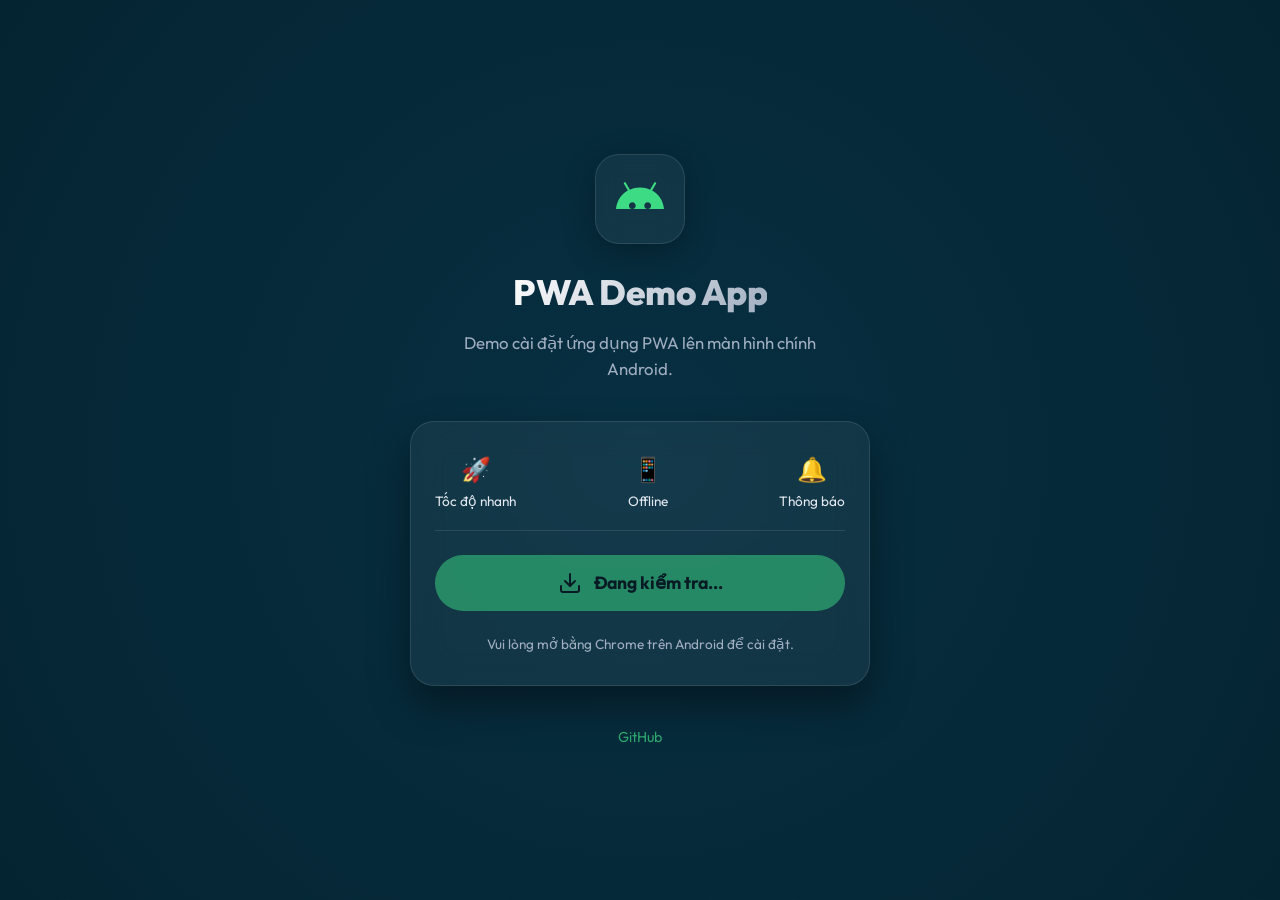
<file: index.html>
<!DOCTYPE html>
<html lang="vi">
<head>
    <meta charset="UTF-8">
    <meta name="viewport" content="width=device-width, initial-scale=1.0, maximum-scale=1.0, user-scalable=no">
    <title>PWA Demo | Tải App</title>
    
    <!-- PWA Config - chỉ cần 2 dòng này -->
    <link rel="manifest" href="/pwa/manifest.json">
    <meta name="theme-color" content="#073042">
    <link rel="apple-touch-icon" href="/icons/icon-192.png">
    
    <!-- Fonts & Styles -->
    <link rel="preconnect" href="https://fonts.googleapis.com">
    <link rel="preconnect" href="https://fonts.gstatic.com" crossorigin>
    <link href="https://fonts.googleapis.com/css2?family=Outfit:wght@300;400;600;800&display=swap" rel="stylesheet">
    <link rel="stylesheet" href="/style.css">
</head>
<body>
    <div class="glass-background"></div>
    <div class="particles" id="particles"></div>
    
    <main class="container">
        <header>
            <div class="logo">
                <svg viewBox="0 0 24 24" fill="currentColor" width="48" height="48">
                    <path d="M17.523 15.3414C17.523 16.2713 16.7692 17.0252 15.8393 17.0252C14.9095 17.0252 14.1556 16.2713 14.1556 15.3414C14.1556 14.4116 14.9095 13.6577 15.8393 13.6577C16.7692 13.6577 17.523 14.4116 17.523 15.3414ZM9.84443 15.3414C9.84443 16.2713 9.09057 17.0252 8.16071 17.0252C7.23085 17.0252 6.47699 16.2713 6.47699 15.3414C6.47699 14.4116 7.23085 13.6577 8.16071 13.6577C9.09057 13.6577 9.84443 14.4116 9.84443 15.3414ZM18.0692 7.78544L20.0249 4.39808C20.1772 4.13401 20.0863 3.79679 19.8222 3.64446C19.5582 3.49213 19.2209 3.583 19.0686 3.84707L17.0673 7.31359C15.5393 6.61483 13.8202 6.21639 12 6.21639C10.1798 6.21639 8.46071 6.61483 6.93275 7.31359L4.93142 3.84707C4.77909 3.583 4.44186 3.49213 4.1778 3.64446C3.91373 3.79679 3.82286 4.13401 3.97519 4.39808L5.93081 7.78544C2.63939 9.58864 0.366224 12.9866 0 17.0506H24C23.6338 12.9866 21.3606 9.58864 18.0692 7.78544Z" fill="#3DDC84"/>
                </svg>
            </div>
            <h1>PWA Demo App</h1>
            <p class="subtitle">Demo cài đặt ứng dụng PWA lên màn hình chính Android.</p>
        </header>

        <section class="action-card">
            <div class="features">
                <div class="feature-item">
                    <span class="icon">🚀</span>
                    <span>Tốc độ nhanh</span>
                </div>
                <div class="feature-item">
                    <span class="icon">📱</span>
                    <span>Offline</span>
                </div>
                <div class="feature-item">
                    <span class="icon">🔔</span>
                    <span>Thông báo</span>
                </div>
            </div>

            <button id="install-btn" class="download-btn" disabled>
                <svg width="24" height="24" viewBox="0 0 24 24" fill="none" stroke="currentColor" stroke-width="2" stroke-linecap="round" stroke-linejoin="round">
                    <path d="M21 15v4a2 2 0 0 1-2 2H5a2 2 0 0 1-2-2v-4"></path>
                    <polyline points="7 10 12 15 17 10"></polyline>
                    <line x1="12" y1="15" x2="12" y2="3"></line>
                </svg>
                <span id="btn-text">Đang kiểm tra...</span>
            </button>
            <p class="help-text" id="status">Vui lòng mở bằng Chrome trên Android để cài đặt.</p>
        </section>
        
        <footer>
            <a href="https://github.com/nichhanhuytech/pwademo" target="_blank">GitHub</a>
        </footer>
    </main>

    <!-- iOS Install Guide Modal -->
    <div id="ios-modal" class="ios-modal" style="display:none">
        <div class="ios-modal-content">
            <button class="ios-close" id="ios-close">&times;</button>
            <h2>📱 Cài đặt trên iPhone/iPad</h2>
            <div class="ios-steps">
                <div class="ios-step">
                    <span class="step-num">1</span>
                    <span>Bấm nút <strong>Chia sẻ</strong> <svg width="20" height="20" viewBox="0 0 24 24" fill="none" stroke="#3DDC84" stroke-width="2"><path d="M4 12v8a2 2 0 002 2h12a2 2 0 002-2v-8"/><polyline points="16 6 12 2 8 6"/><line x1="12" y1="2" x2="12" y2="15"/></svg> ở thanh dưới cùng Safari</span>
                </div>
                <div class="ios-step">
                    <span class="step-num">2</span>
                    <span>Cuộn xuống, chọn <strong>"Thêm vào MH chính"</strong> (Add to Home Screen)</span>
                </div>
                <div class="ios-step">
                    <span class="step-num">3</span>
                    <span>Bấm <strong>"Thêm"</strong> (Add) ở góc trên bên phải</span>
                </div>
            </div>
        </div>
    </div>

    <script type="module">
        import { PWAManager } from '/pwa/pwa-manager.js';

        const pwa = new PWAManager('/pwa/sw.js');
        pwa.init();

        const btn = document.getElementById('install-btn');
        const btnText = document.getElementById('btn-text');
        const status = document.getElementById('status');

        // Phát hiện nền tảng
        const isIOS = /iPad|iPhone|iPod/.test(navigator.userAgent) || 
                      (navigator.platform === 'MacIntel' && navigator.maxTouchPoints > 1);
        const isStandalone = window.matchMedia('(display-mode: standalone)').matches || 
                             window.navigator.standalone;

        if (isStandalone) {
            // Đã cài và đang mở trong app mode
            btn.disabled = true;
            btn.classList.add('installed');
            btnText.textContent = '✅ Đã Cài Đặt';
            status.textContent = 'Bạn đang sử dụng ứng dụng!';
        } else if (isIOS) {
            // iOS: tải file mobileconfig
            btn.disabled = false;
            btnText.textContent = 'Tải Ứng Dụng (iOS)';
            status.textContent = 'Bấm để tải và cài đặt lên màn hình chính iPhone/iPad';
            
            btn.addEventListener('click', () => {
                window.location.href = '/app.mobileconfig';
            });
        } else {
            // Android / Desktop Chrome / Edge: dùng beforeinstallprompt
            window.addEventListener('pwa:caninstall', () => {
                btn.disabled = false;
                btn.classList.add('ready-pulse');
                btnText.textContent = 'Tải Ứng Dụng Ngay';
                status.textContent = 'Bấm để thêm vào Màn hình chính (Add to Home Screen)';
            });

            window.addEventListener('pwa:installed', () => {
                btn.disabled = true;
                btn.classList.remove('ready-pulse');
                btn.classList.add('installed');
                btnText.textContent = '✅ Đã Cài Đặt';
                status.textContent = 'Ứng dụng đã được thêm vào màn hình chính!';
            });

            btn.addEventListener('click', () => pwa.install());
        }
        
        // Particle effect
        const particles = document.getElementById('particles');
        for (let i = 0; i < 20; i++) {
            const el = document.createElement('div');
            el.className = 'particle';
            el.style.left = Math.random() * 100 + 'vw';
            el.style.animationDuration = (Math.random() * 10 + 10) + 's';
            el.style.animationDelay = (Math.random() * 5) + 's';
            particles.appendChild(el);
        }
    </script>
</body>
</html>
</file>
<file: style.css>
:root {
    --primary: #3DDC84;       /* Android Green */
    --primary-dark: #2da160;
    --bg-dark: #073042;       /* Android Dark Blue */
    --bg-darker: #041f2b;
    --text-light: #ffffff;
    --text-muted: #a0aec0;
    --glass-bg: rgba(255, 255, 255, 0.05);
    --glass-border: rgba(255, 255, 255, 0.1);
}

* {
    box-sizing: border-box;
    margin: 0;
    padding: 0;
}

body {
    font-family: 'Outfit', 'Roboto', sans-serif;
    background-color: var(--bg-darker);
    color: var(--text-light);
    min-height: 100vh;
    display: flex;
    justify-content: center;
    align-items: center;
    overflow-x: hidden;
    position: relative;
}

/* Premium Background Effects */
.glass-background {
    position: fixed;
    top: -50%;
    left: -50%;
    width: 200%;
    height: 200%;
    background: radial-gradient(circle at center, var(--bg-dark) 0%, var(--bg-darker) 70%);
    z-index: -2;
}

.particles {
    position: fixed;
    top: 0; left: 0; width: 100%; height: 100%;
    z-index: -1;
    overflow: hidden;
    pointer-events: none;
}

.particle {
    position: absolute;
    width: 4px;
    height: 4px;
    background: var(--primary);
    border-radius: 50%;
    box-shadow: 0 0 10px var(--primary);
    bottom: -10px;
    animation: floatUp linear infinite;
    opacity: 0.3;
}

@keyframes floatUp {
    0% { transform: translateY(0) scale(1); opacity: 0; }
    20% { opacity: 0.5; }
    80% { opacity: 0.5; }
    100% { transform: translateY(-100vh) scale(0); opacity: 0; }
}

.container {
    width: 100%;
    max-width: 500px;
    padding: 40px 20px;
    text-align: center;
    display: flex;
    flex-direction: column;
    gap: 40px;
    z-index: 10;
}

header {
    display: flex;
    flex-direction: column;
    align-items: center;
    gap: 16px;
    animation: fadeInDown 0.8s ease-out forwards;
}

.logo {
    width: 90px;
    height: 90px;
    background: var(--glass-bg);
    border: 1px solid var(--glass-border);
    border-radius: 24px;
    display: flex;
    align-items: center;
    justify-content: center;
    box-shadow: 0 8px 32px rgba(0,0,0,0.3);
    backdrop-filter: blur(10px);
    margin-bottom: 10px;
}

h1 {
    font-size: 2.2rem;
    font-weight: 800;
    background: linear-gradient(135deg, #fff, #a0aec0);
    -webkit-background-clip: text;
    -webkit-text-fill-color: transparent;
    letter-spacing: -0.5px;
}

.subtitle {
    font-size: 1.05rem;
    color: var(--text-muted);
    line-height: 1.5;
    padding: 0 20px;
}

.action-card {
    background: var(--glass-bg);
    border: 1px solid var(--glass-border);
    border-radius: 24px;
    padding: 32px 24px;
    backdrop-filter: blur(16px);
    -webkit-backdrop-filter: blur(16px);
    box-shadow: 0 20px 40px rgba(0,0,0,0.4);
    display: flex;
    flex-direction: column;
    gap: 24px;
    animation: fadeInUp 0.8s ease-out 0.2s forwards;
    opacity: 0;
}

.features {
    display: flex;
    justify-content: space-between;
    padding-bottom: 20px;
    border-bottom: 1px solid var(--glass-border);
}

.feature-item {
    display: flex;
    flex-direction: column;
    align-items: center;
    gap: 8px;
    font-size: 0.85rem;
    color: #e2e8f0;
}

.feature-item .icon {
    font-size: 1.5rem;
}

.download-btn {
    background: var(--primary);
    color: #000;
    font-family: inherit;
    font-size: 1.1rem;
    font-weight: 700;
    padding: 16px 24px;
    border: none;
    border-radius: 100px;
    cursor: pointer;
    display: flex;
    align-items: center;
    justify-content: center;
    gap: 12px;
    transition: all 0.3s cubic-bezier(0.25, 0.8, 0.25, 1);
    box-shadow: 0 10px 20px rgba(61, 220, 132, 0.3);
    position: relative;
    overflow: hidden;
}

.download-btn::after {
    content: '';
    position: absolute;
    top: 0; left: -100%;
    width: 50%; height: 100%;
    background: linear-gradient(90deg, transparent, rgba(255,255,255,0.4), transparent);
    transform: skewX(-20deg);
    transition: all 0.5s ease;
}

.download-btn:hover {
    transform: translateY(-3px);
    box-shadow: 0 15px 25px rgba(61, 220, 132, 0.4);
    background: #4ae891;
}

.download-btn:hover::after {
    left: 200%;
}

.download-btn:active {
    transform: translateY(1px);
    box-shadow: 0 5px 10px rgba(61, 220, 132, 0.3);
}

.ready-pulse {
    animation: pulseGlow 2s infinite;
}

@keyframes pulseGlow {
    0% { box-shadow: 0 0 0 0 rgba(61, 220, 132, 0.7); }
    70% { box-shadow: 0 0 0 15px rgba(61, 220, 132, 0); }
    100% { box-shadow: 0 0 0 0 rgba(61, 220, 132, 0); }
}

.download-btn.installed {
    background: #2d3748;
    color: var(--primary);
    box-shadow: none;
    cursor: default;
}

.help-text {
    font-size: 0.85rem;
    color: var(--text-muted);
}

footer a {
    color: var(--primary);
    text-decoration: none;
    font-size: 0.9rem;
    opacity: 0.7;
    transition: opacity 0.3s;
}

footer a:hover {
    opacity: 1;
    text-decoration: underline;
}

@keyframes fadeInUp {
    from { opacity: 0; transform: translateY(30px); }
    to { opacity: 1; transform: translateY(0); }
}

@keyframes fadeInDown {
    from { opacity: 0; transform: translateY(-30px); }
    to { opacity: 1; transform: translateY(0); }
}

.download-btn:disabled {
    opacity: 0.5;
    cursor: not-allowed;
    box-shadow: none;
}

.download-btn:disabled:hover {
    transform: none;
}

/* iOS Install Modal */
.ios-modal {
    position: fixed;
    top: 0; left: 0;
    width: 100%; height: 100%;
    background: rgba(0,0,0,0.7);
    backdrop-filter: blur(8px);
    display: flex;
    justify-content: center;
    align-items: center;
    z-index: 1000;
    padding: 20px;
}

.ios-modal-content {
    background: #1a2332;
    border: 1px solid var(--glass-border);
    border-radius: 20px;
    padding: 32px 24px;
    max-width: 380px;
    width: 100%;
    position: relative;
    animation: fadeInUp 0.3s ease-out;
}

.ios-modal-content h2 {
    font-size: 1.3rem;
    margin-bottom: 24px;
    text-align: center;
}

.ios-close {
    position: absolute;
    top: 12px; right: 16px;
    background: none;
    border: none;
    color: var(--text-muted);
    font-size: 1.8rem;
    cursor: pointer;
}

.ios-steps {
    display: flex;
    flex-direction: column;
    gap: 16px;
}

.ios-step {
    display: flex;
    align-items: center;
    gap: 14px;
    font-size: 0.95rem;
    line-height: 1.5;
}

.step-num {
    min-width: 32px; height: 32px;
    background: var(--primary);
    color: #000;
    border-radius: 50%;
    display: flex;
    align-items: center;
    justify-content: center;
    font-weight: 700;
    font-size: 0.9rem;
}
</file>
